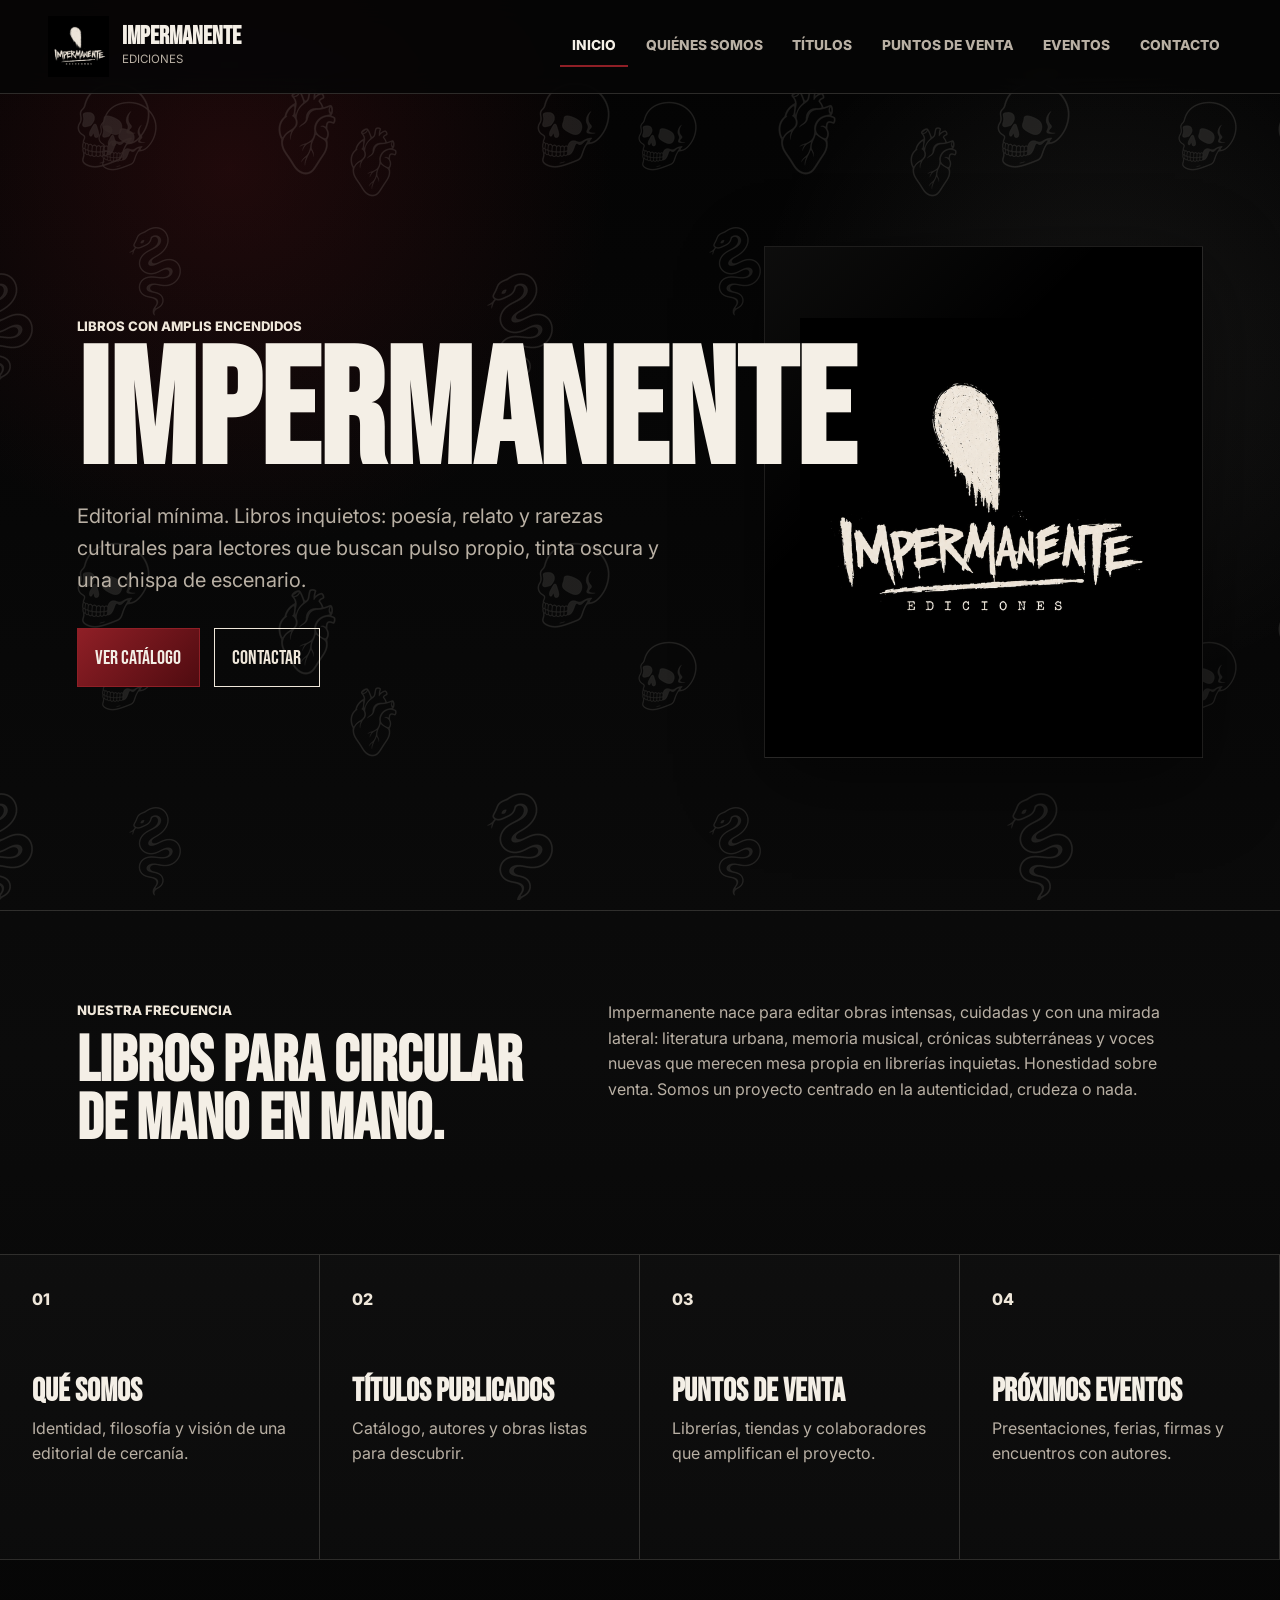
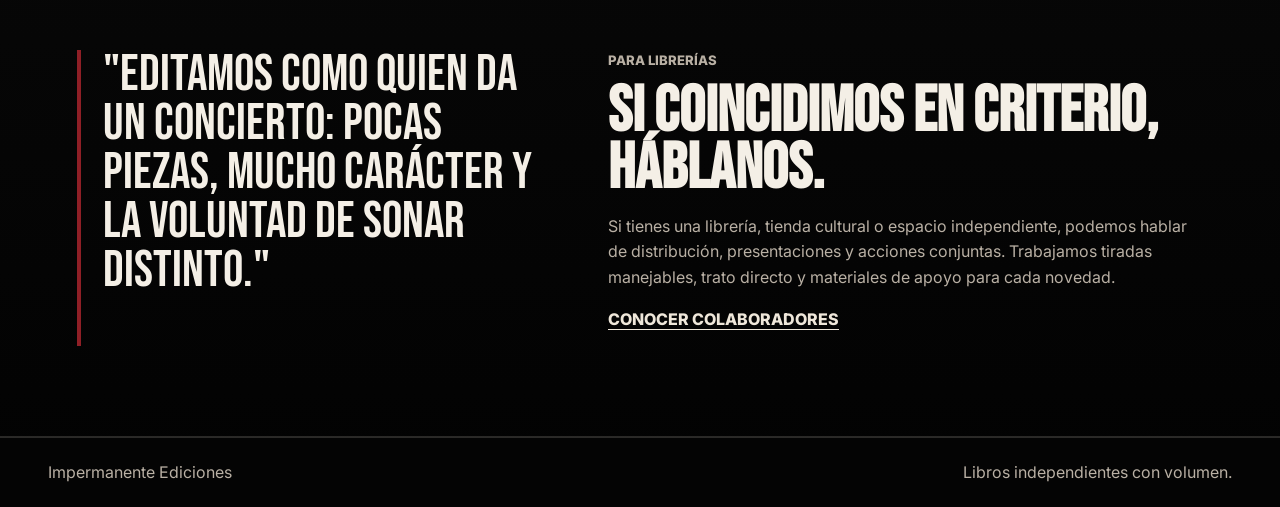
<file: index.html>
<!DOCTYPE html>
<html lang="es">
<head>
  <meta charset="UTF-8">
  <meta name="viewport" content="width=device-width, initial-scale=1.0">
  <title>Impermanente Ediciones</title>
  <link rel="preconnect" href="https://fonts.googleapis.com">
  <link rel="preconnect" href="https://fonts.gstatic.com" crossorigin>
  <link href="https://fonts.googleapis.com/css2?family=Bebas+Neue&family=Inter:wght@400;600;700;800&display=swap" rel="stylesheet">
  <link rel="stylesheet" href="assets/styles.css?v=image-bg-more">
</head>
<body>
  <header class="site-header">
    <a class="brand" href="index.html" aria-label="Impermanente Ediciones">
      <img class="brand-logo" src="assets/impermanente-logo.png" alt="">
      <span>
        <strong>Impermanente</strong>
        <small>Ediciones</small>
      </span>
    </a>
    <button class="nav-toggle" type="button" aria-expanded="false" aria-controls="site-nav">Menu</button>
    <nav class="site-nav" id="site-nav" aria-label="Navegacion principal">
      <a class="active" href="index.html">Inicio</a>
      <a href="quienes-somos.html">Quiénes somos</a>
      <a href="titulos-autores.html">Títulos</a>
      <a href="puntos-venta.html">Puntos de venta</a>
      <a href="eventos.html">Eventos</a>
      <a href="contacto.html">Contacto</a>
    </nav>
  </header>

  <main>
    <section class="hero">
      <div class="hero-copy">
        <p class="eyebrow">Libros con amplis encendidos</p>
        <h1>Impermanente</h1>
        <p class="lead">Editorial mínima. Libros inquietos: poesía, relato y rarezas culturales para lectores que buscan pulso propio, tinta oscura y una chispa de escenario.</p>
        <div class="hero-actions">
          <a class="button primary" href="titulos-autores.html">Ver catálogo</a>
          <a class="button ghost" href="contacto.html">Contactar</a>
        </div>
      </div>
      <div class="hero-art logo-stage">
        <img src="assets/impermanente-logo.png" alt="Logo de Impermanente Ediciones">
      </div>
    </section>

    <section class="intro-band">
      <div>
        <p class="section-kicker">Nuestra frecuencia</p>
        <h2>Libros para circular de mano en mano.</h2>
      </div>
      <p>Impermanente nace para editar obras intensas, cuidadas y con una mirada lateral: literatura urbana, memoria musical, crónicas subterráneas y voces nuevas que merecen mesa propia en librerías inquietas. Honestidad sobre venta. Somos un proyecto centrado en la autenticidad, crudeza o nada.</p>
    </section>

    <section class="feature-grid" aria-label="Secciones principales">
      <a class="feature-card" href="quienes-somos.html">
        <span>01</span>
        <h3>Qué somos</h3>
        <p>Identidad, filosofía y visión de una editorial de cercanía.</p>
      </a>
      <a class="feature-card" href="titulos-autores.html">
        <span>02</span>
        <h3>Títulos publicados</h3>
        <p>Catálogo, autores y obras listas para descubrir.</p>
      </a>
      <a class="feature-card" href="puntos-venta.html">
        <span>03</span>
        <h3>Puntos de venta</h3>
        <p>Librerías, tiendas y colaboradores que amplifican el proyecto.</p>
      </a>
      <a class="feature-card" href="eventos.html">
        <span>04</span>
        <h3>Próximos eventos</h3>
        <p>Presentaciones, ferias, firmas y encuentros con autores.</p>
      </a>
    </section>

    <section class="split-section">
      <div class="quote-panel">
        <p>"Editamos como quien DA UN CONCIERTO: pocas piezas, mucho carácter y la voluntad de sonar distinto."</p>
      </div>
      <div>
        <p class="section-kicker">Para librerías</p>
        <h2>Si coincidimos en criterio, háblanos.</h2>
        <p>Si tienes una librería, tienda cultural o espacio independiente, podemos hablar de distribución, presentaciones y acciones conjuntas. Trabajamos tiradas manejables, trato directo y materiales de apoyo para cada novedad.</p>
        <a class="text-link" href="puntos-venta.html">Conocer colaboradores</a>
      </div>
    </section>
  </main>

  <footer class="site-footer">
    <p>Impermanente Ediciones</p>
    <p>Libros independientes con volumen.</p>
  </footer>

  <script src="assets/main.js"></script>
</body>
</html>
</file>
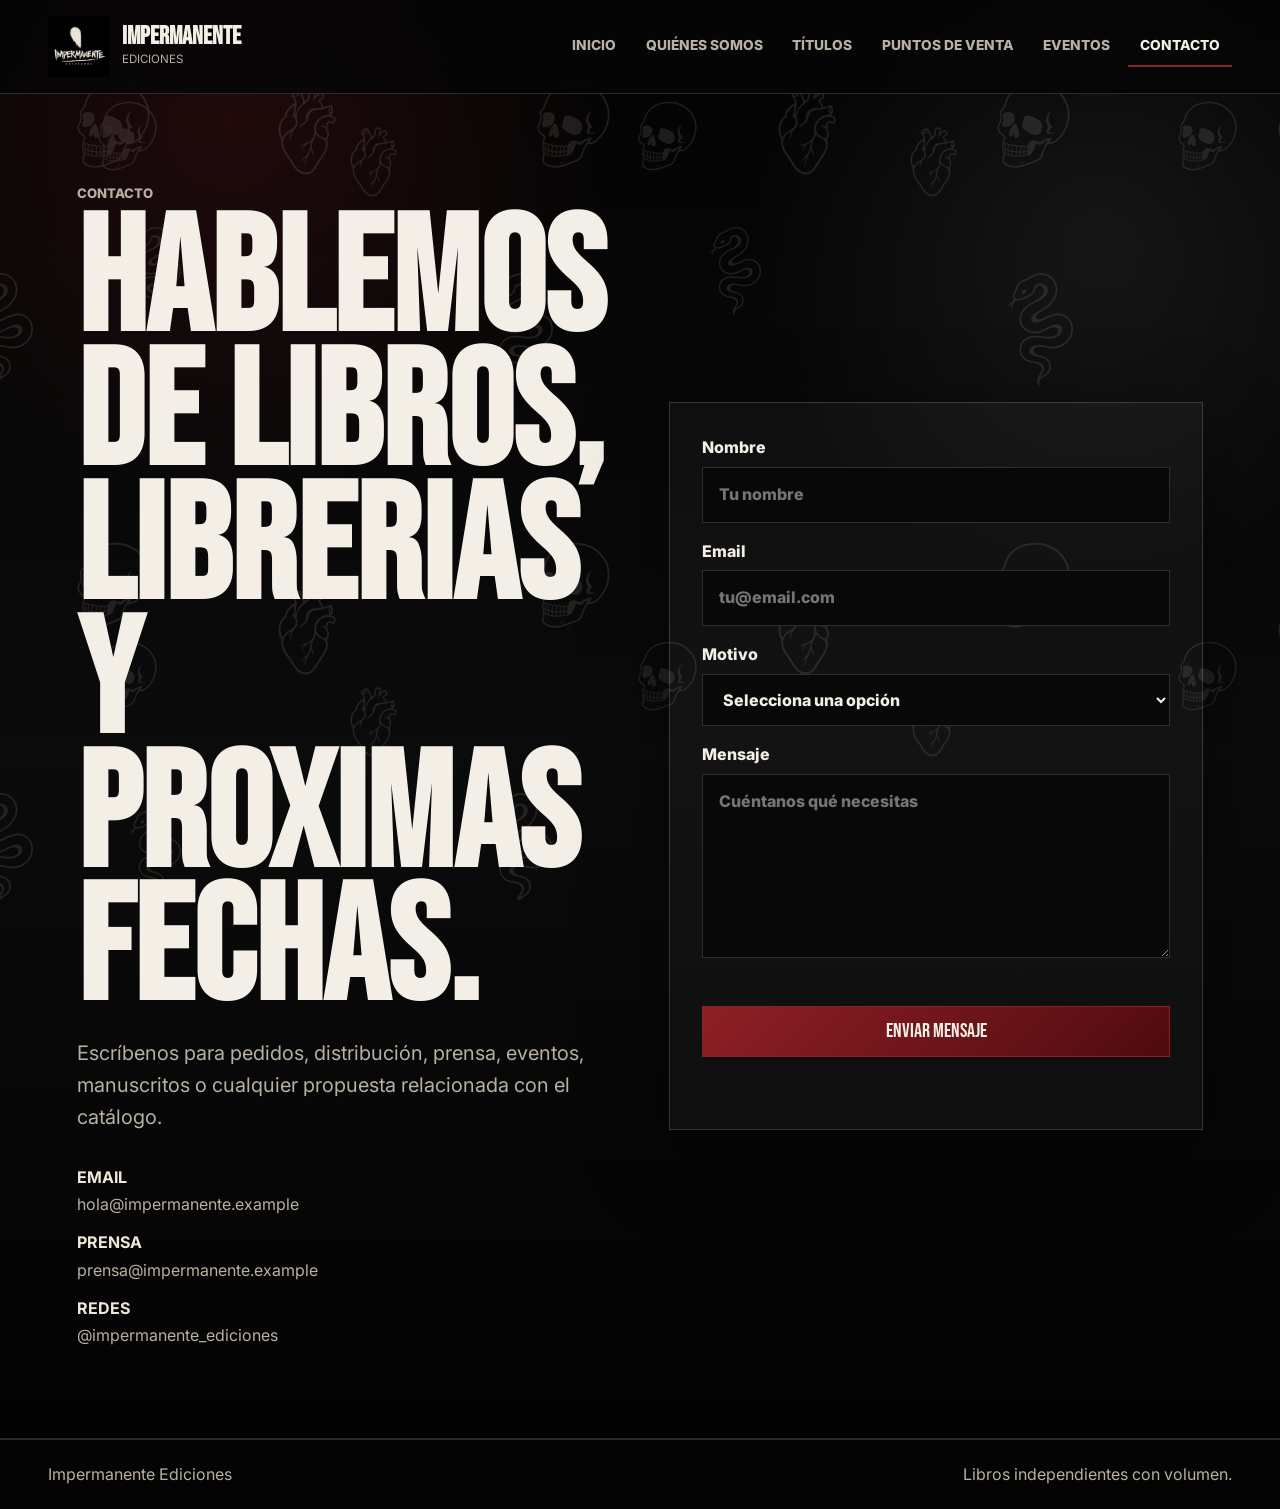
<file: contacto.html>
<!DOCTYPE html>
<html lang="es">
<head>
  <meta charset="UTF-8">
  <meta name="viewport" content="width=device-width, initial-scale=1.0">
  <title>Contacto | Impermanente</title>
  <link rel="preconnect" href="https://fonts.googleapis.com">
  <link rel="preconnect" href="https://fonts.gstatic.com" crossorigin>
  <link href="https://fonts.googleapis.com/css2?family=Bebas+Neue&family=Inter:wght@400;600;700;800&display=swap" rel="stylesheet">
  <link rel="stylesheet" href="assets/styles.css?v=image-bg-more">
</head>
<body>
  <header class="site-header">
    <a class="brand" href="index.html"><img class="brand-logo" src="assets/impermanente-logo.png" alt=""><span><strong>Impermanente</strong><small>Ediciones</small></span></a>
    <button class="nav-toggle" type="button" aria-expanded="false" aria-controls="site-nav">Menu</button>
    <nav class="site-nav" id="site-nav" aria-label="Navegacion principal">
      <a href="index.html">Inicio</a>
      <a href="quienes-somos.html">Quiénes somos</a>
      <a href="titulos-autores.html">Títulos</a>
      <a href="puntos-venta.html">Puntos de venta</a>
      <a href="eventos.html">Eventos</a>
      <a class="active" href="contacto.html">Contacto</a>
    </nav>
  </header>

  <main class="page">
    <section class="contact-layout">
      <div class="contact-copy">
        <p class="eyebrow">Contacto</p>
        <h1>Hablemos de libros, librerias y proximas fechas.</h1>
        <p class="lead">Escríbenos para pedidos, distribución, prensa, eventos, manuscritos o cualquier propuesta relacionada con el catálogo.</p>
        <div class="contact-methods">
          <p><strong>Email</strong><a href="mailto:hola@impermanente.example">hola@impermanente.example</a></p>
          <p><strong>Prensa</strong><a href="mailto:prensa@impermanente.example">prensa@impermanente.example</a></p>
          <p><strong>Redes</strong><span>@impermanente_ediciones</span></p>
        </div>
      </div>

      <form class="contact-form" action="#" method="post">
        <label>
          Nombre
          <input type="text" name="nombre" placeholder="Tu nombre" required>
        </label>
        <label>
          Email
          <input type="email" name="email" placeholder="tu@email.com" required>
        </label>
        <label>
          Motivo
          <select name="motivo" required>
          <option value="">Selecciona una opción</option>
            <option>Librería / distribución</option>
            <option>Prensa</option>
            <option>Evento</option>
            <option>Lectores</option>
            <option>Manuscritos</option>
          </select>
        </label>
        <label>
          Mensaje
          <textarea name="mensaje" rows="6" placeholder="Cuéntanos qué necesitas" required></textarea>
        </label>
        <button class="button primary" type="submit">Enviar mensaje</button>
        <p class="form-note" role="status" aria-live="polite"></p>
      </form>
    </section>
  </main>

  <footer class="site-footer"><p>Impermanente Ediciones</p><p>Libros independientes con volumen.</p></footer>
  <script src="assets/main.js"></script>
</body>
</html>
</file>
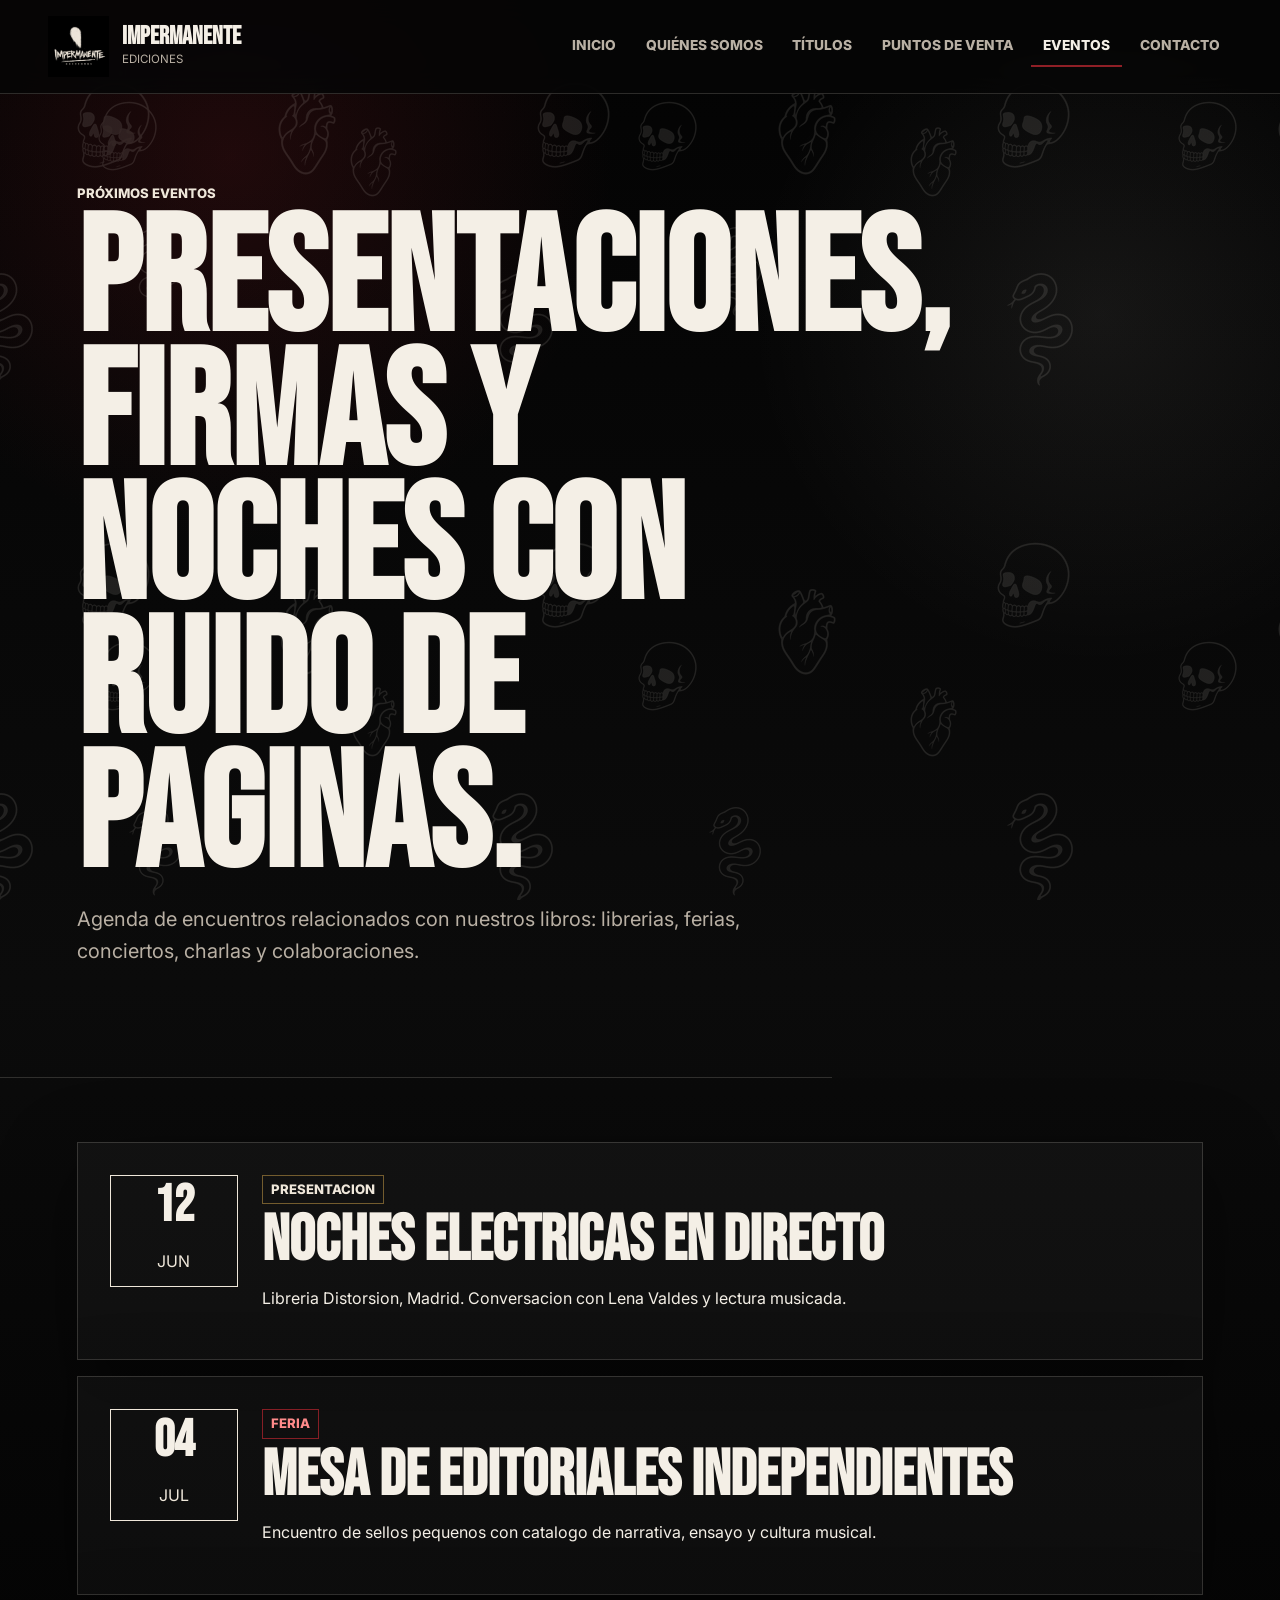
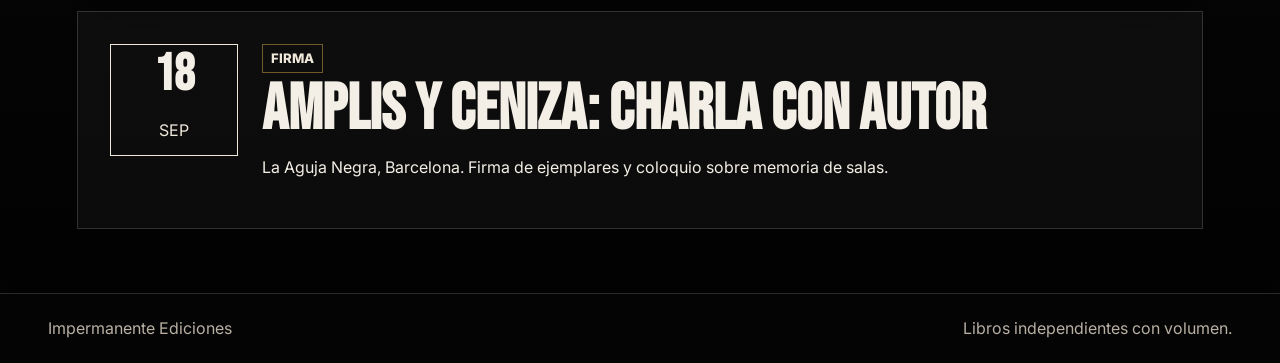
<file: eventos.html>
<!DOCTYPE html>
<html lang="es">
<head>
  <meta charset="UTF-8">
  <meta name="viewport" content="width=device-width, initial-scale=1.0">
  <title>Eventos | Impermanente</title>
  <link rel="preconnect" href="https://fonts.googleapis.com">
  <link rel="preconnect" href="https://fonts.gstatic.com" crossorigin>
  <link href="https://fonts.googleapis.com/css2?family=Bebas+Neue&family=Inter:wght@400;600;700;800&display=swap" rel="stylesheet">
  <link rel="stylesheet" href="assets/styles.css?v=image-bg-more">
</head>
<body>
  <header class="site-header">
    <a class="brand" href="index.html"><img class="brand-logo" src="assets/impermanente-logo.png" alt=""><span><strong>Impermanente</strong><small>Ediciones</small></span></a>
    <button class="nav-toggle" type="button" aria-expanded="false" aria-controls="site-nav">Menu</button>
    <nav class="site-nav" id="site-nav" aria-label="Navegacion principal">
      <a href="index.html">Inicio</a>
      <a href="quienes-somos.html">Quiénes somos</a>
      <a href="titulos-autores.html">Títulos</a>
      <a href="puntos-venta.html">Puntos de venta</a>
      <a class="active" href="eventos.html">Eventos</a>
      <a href="contacto.html">Contacto</a>
    </nav>
  </header>

  <main class="page">
    <section class="page-hero narrow">
      <p class="eyebrow">Próximos eventos</p>
      <h1>Presentaciones, firmas y noches con ruido de paginas.</h1>
      <p class="lead">Agenda de encuentros relacionados con nuestros libros: librerias, ferias, conciertos, charlas y colaboraciones.</p>
    </section>

    <section class="timeline" aria-label="Agenda de eventos">
      <article>
        <time datetime="2026-06-12"><strong>12</strong> Jun</time>
        <div>
          <p class="tag">Presentacion</p>
          <h2>Noches electricas en directo</h2>
          <p>Libreria Distorsion, Madrid. Conversacion con Lena Valdes y lectura musicada.</p>
        </div>
      </article>
      <article>
        <time datetime="2026-07-04"><strong>04</strong> Jul</time>
        <div>
          <p class="tag red">Feria</p>
          <h2>Mesa de editoriales independientes</h2>
          <p>Encuentro de sellos pequenos con catalogo de narrativa, ensayo y cultura musical.</p>
        </div>
      </article>
      <article>
        <time datetime="2026-09-18"><strong>18</strong> Sep</time>
        <div>
          <p class="tag">Firma</p>
          <h2>Amplis y ceniza: charla con autor</h2>
          <p>La Aguja Negra, Barcelona. Firma de ejemplares y coloquio sobre memoria de salas.</p>
        </div>
      </article>
    </section>
  </main>

  <footer class="site-footer"><p>Impermanente Ediciones</p><p>Libros independientes con volumen.</p></footer>
  <script src="assets/main.js"></script>
</body>
</html>
</file>
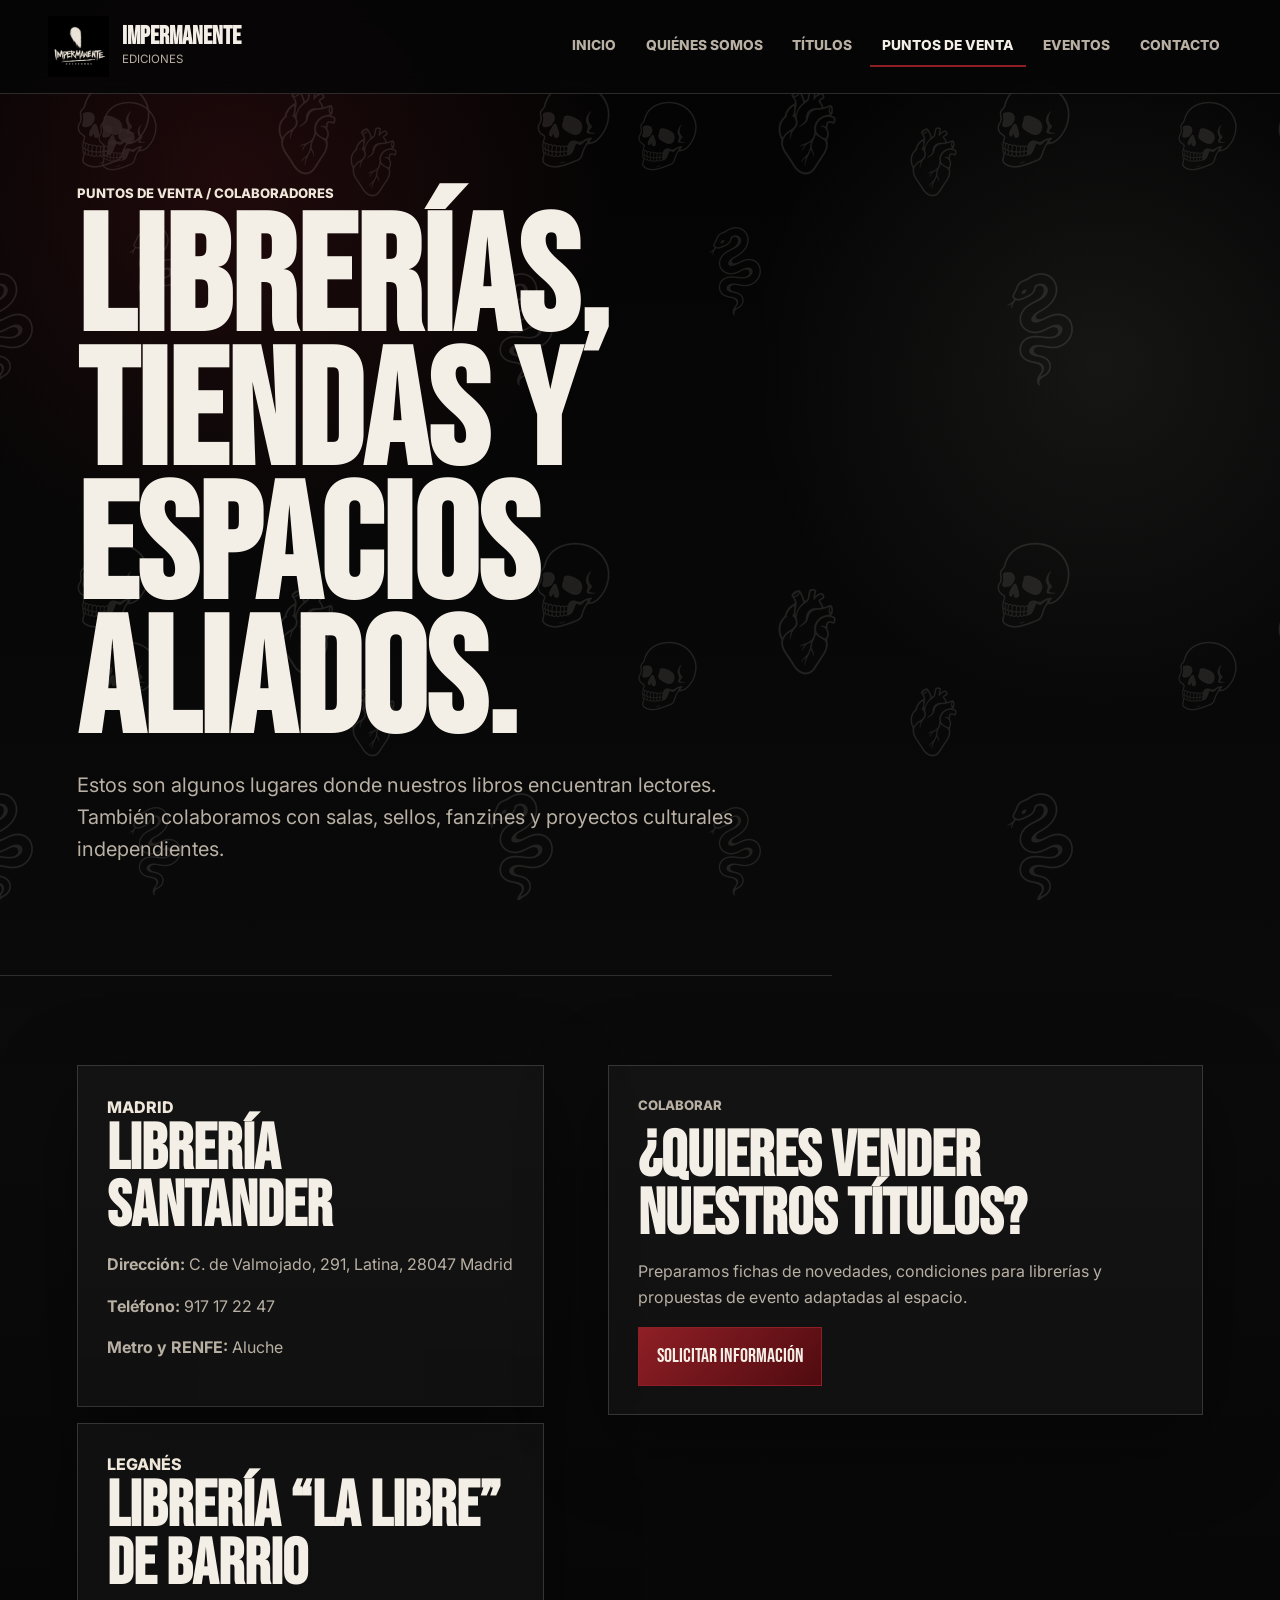
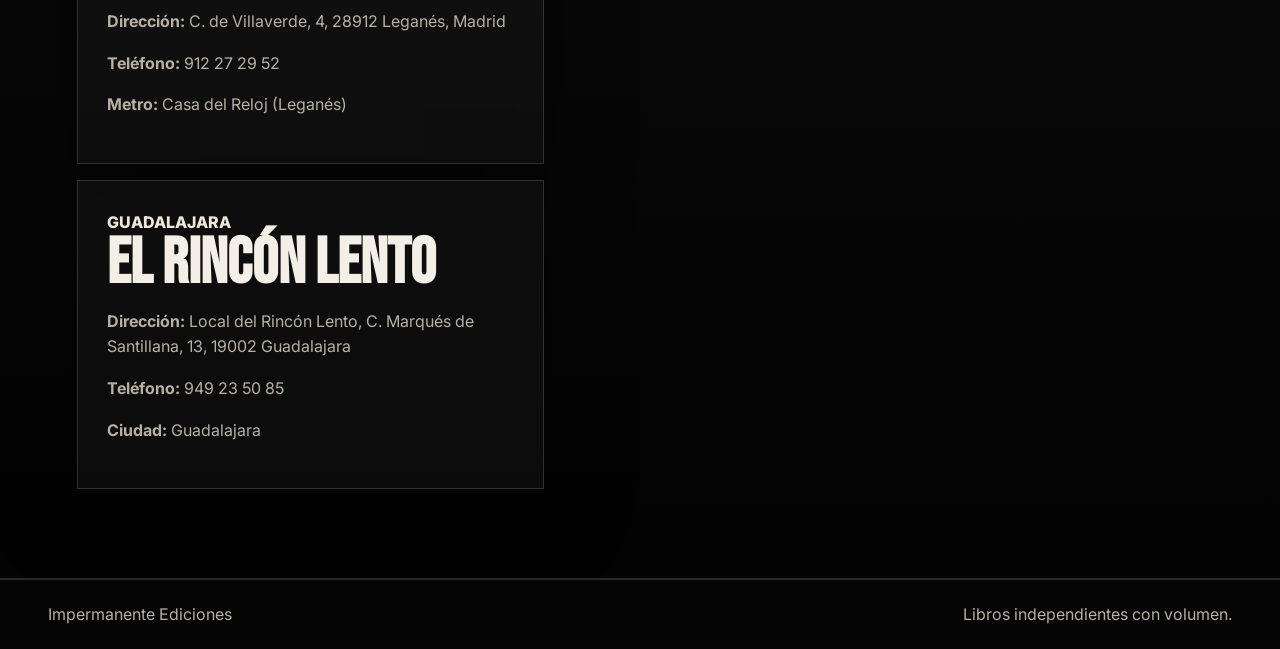
<file: puntos-venta.html>
<!DOCTYPE html>
<html lang="es">
<head>
  <meta charset="UTF-8">
  <meta name="viewport" content="width=device-width, initial-scale=1.0">
  <title>Puntos de venta | Impermanente</title>
  <link rel="preconnect" href="https://fonts.googleapis.com">
  <link rel="preconnect" href="https://fonts.gstatic.com" crossorigin>
  <link href="https://fonts.googleapis.com/css2?family=Bebas+Neue&family=Inter:wght@400;600;700;800&display=swap" rel="stylesheet">
  <link rel="stylesheet" href="assets/styles.css?v=image-bg-more">
</head>
<body>
  <header class="site-header">
    <a class="brand" href="index.html"><img class="brand-logo" src="assets/impermanente-logo.png" alt=""><span><strong>Impermanente</strong><small>Ediciones</small></span></a>
    <button class="nav-toggle" type="button" aria-expanded="false" aria-controls="site-nav">Menu</button>
    <nav class="site-nav" id="site-nav" aria-label="Navegación principal">
      <a href="index.html">Inicio</a>
      <a href="quienes-somos.html">Quiénes somos</a>
      <a href="titulos-autores.html">Títulos</a>
      <a class="active" href="puntos-venta.html">Puntos de venta</a>
      <a href="eventos.html">Eventos</a>
      <a href="contacto.html">Contacto</a>
    </nav>
  </header>

  <main class="page">
    <section class="page-hero narrow">
      <p class="eyebrow">Puntos de venta / Colaboradores</p>
      <h1>Librerías, tiendas y espacios aliados.</h1>
      <p class="lead">Estos son algunos lugares donde nuestros libros encuentran lectores. También colaboramos con salas, sellos, fanzines y proyectos culturales independientes.</p>
    </section>

    <section class="stores-layout">
      <div class="store-list">
        <article>
          <span>Madrid</span>
          <h2>Librería Santander</h2>
          <p><strong>Dirección:</strong> C. de Valmojado, 291, Latina, 28047 Madrid</p>
          <p><strong>Teléfono:</strong> <a href="tel:+34917172247">917 17 22 47</a></p>
          <p><strong>Metro y RENFE:</strong> Aluche</p>
        </article>
        <article>
          <span>Leganés</span>
          <h2>Librería “La libre” de Barrio</h2>
          <p><strong>Dirección:</strong> C. de Villaverde, 4, 28912 Leganés, Madrid</p>
          <p><strong>Teléfono:</strong> <a href="tel:+34912272952">912 27 29 52</a></p>
          <p><strong>Metro:</strong> Casa del Reloj (Leganés)</p>
        </article>
        <article>
          <span>Guadalajara</span>
          <h2>El Rincón Lento</h2>
          <p><strong>Dirección:</strong> Local del Rincón Lento, C. Marqués de Santillana, 13, 19002 Guadalajara</p>
          <p><strong>Teléfono:</strong> <a href="tel:+34949235085">949 23 50 85</a></p>
          <p><strong>Ciudad:</strong> Guadalajara</p>
        </article>
      </div>
      <aside class="collab-panel">
        <p class="section-kicker">Colaborar</p>
        <h2>¿Quieres vender nuestros títulos?</h2>
        <p>Preparamos fichas de novedades, condiciones para librerías y propuestas de evento adaptadas al espacio.</p>
        <a class="button primary" href="contacto.html">Solicitar información</a>
      </aside>
    </section>
  </main>

  <footer class="site-footer"><p>Impermanente Ediciones</p><p>Libros independientes con volumen.</p></footer>
  <script src="assets/main.js"></script>
</body>
</html>
</file>
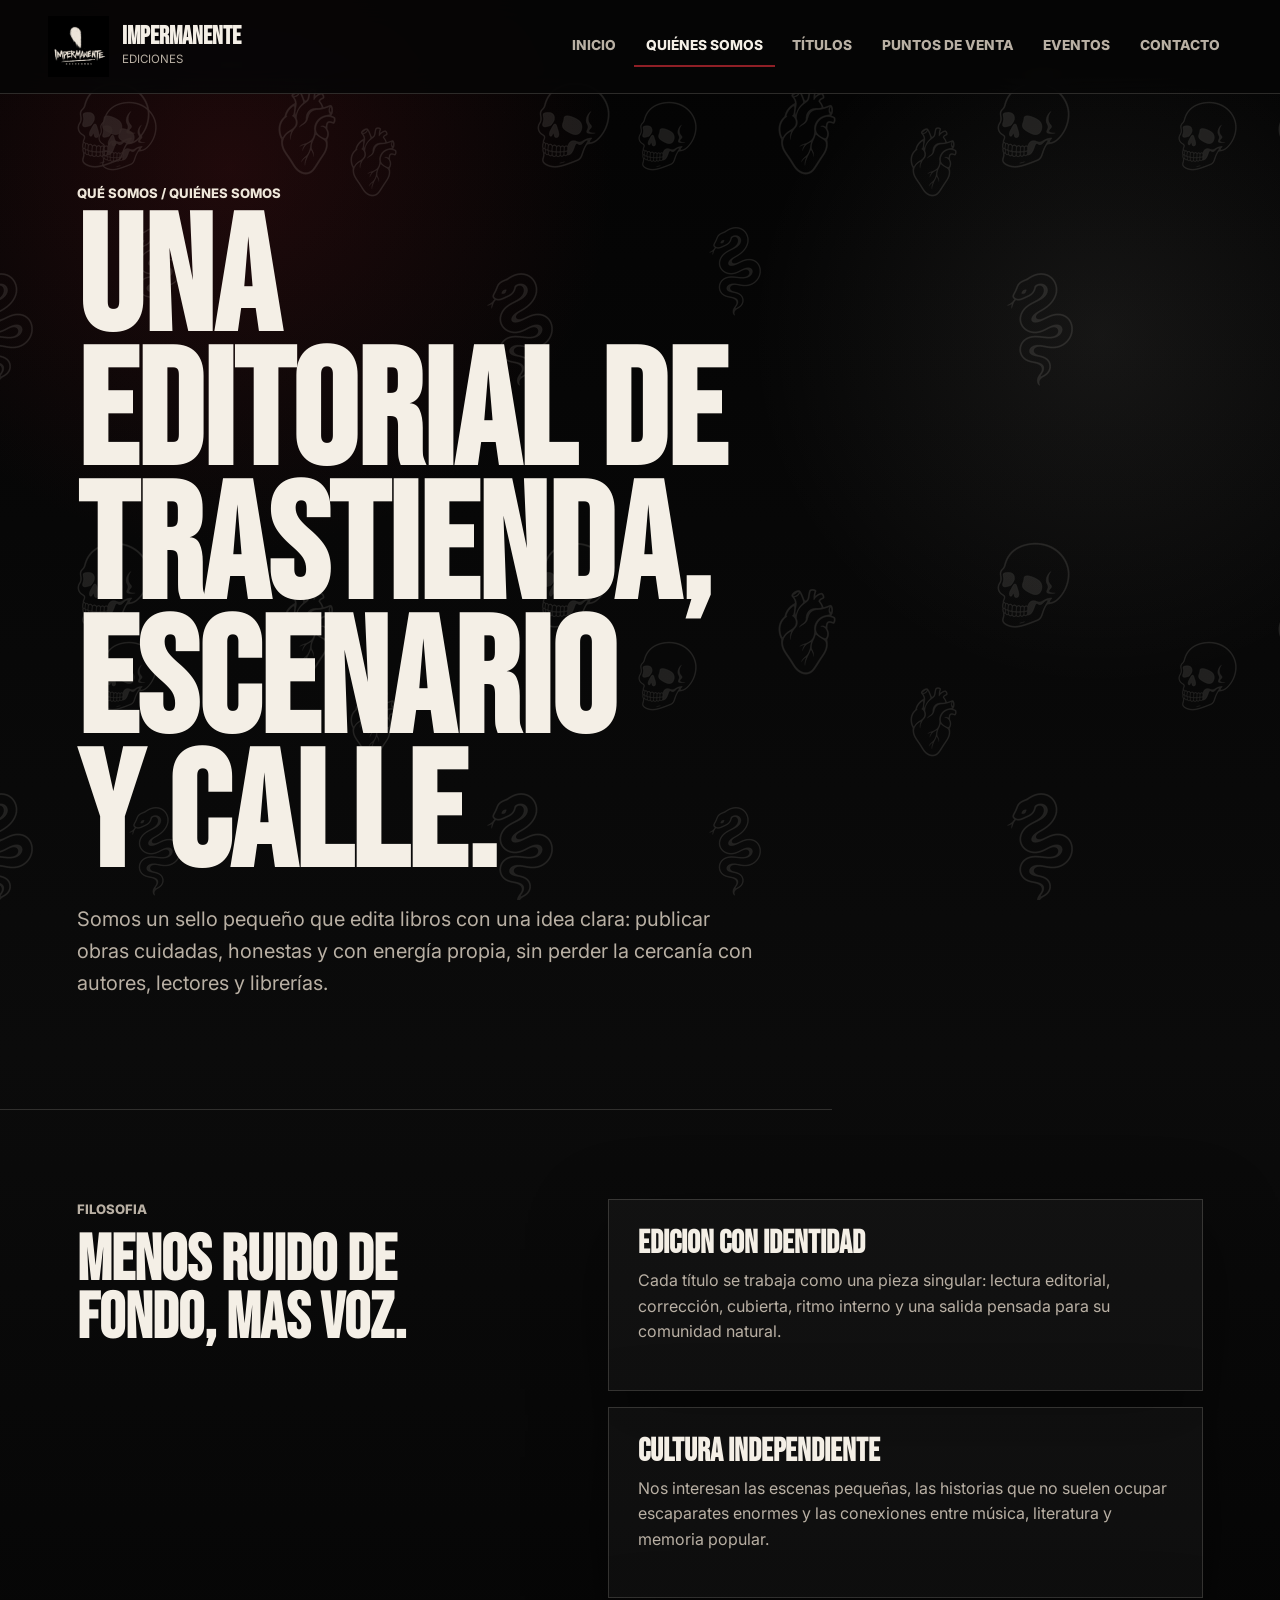
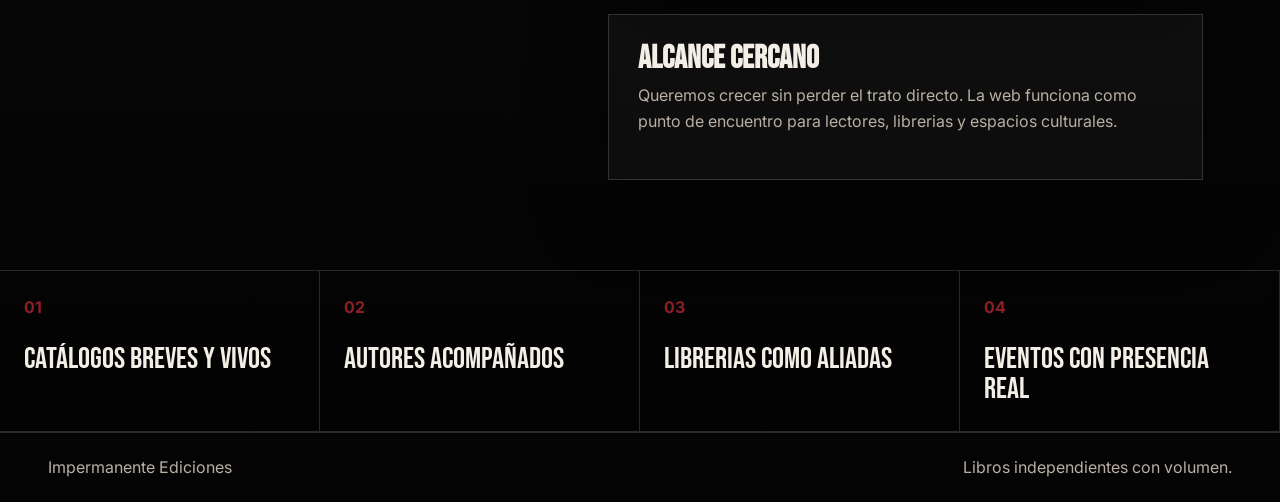
<file: quienes-somos.html>
<!DOCTYPE html>
<html lang="es">
<head>
  <meta charset="UTF-8">
  <meta name="viewport" content="width=device-width, initial-scale=1.0">
  <title>Quiénes somos | Impermanente</title>
  <link rel="preconnect" href="https://fonts.googleapis.com">
  <link rel="preconnect" href="https://fonts.gstatic.com" crossorigin>
  <link href="https://fonts.googleapis.com/css2?family=Bebas+Neue&family=Inter:wght@400;600;700;800&display=swap" rel="stylesheet">
  <link rel="stylesheet" href="assets/styles.css?v=image-bg-more">
</head>
<body>
  <header class="site-header">
    <a class="brand" href="index.html"><img class="brand-logo" src="assets/impermanente-logo.png" alt=""><span><strong>Impermanente</strong><small>Ediciones</small></span></a>
    <button class="nav-toggle" type="button" aria-expanded="false" aria-controls="site-nav">Menu</button>
    <nav class="site-nav" id="site-nav" aria-label="Navegacion principal">
      <a href="index.html">Inicio</a>
      <a class="active" href="quienes-somos.html">Quiénes somos</a>
      <a href="titulos-autores.html">Títulos</a>
      <a href="puntos-venta.html">Puntos de venta</a>
      <a href="eventos.html">Eventos</a>
      <a href="contacto.html">Contacto</a>
    </nav>
  </header>

  <main class="page">
    <section class="page-hero narrow">
      <p class="eyebrow">Qué somos / Quiénes somos</p>
      <h1>Una editorial de trastienda, escenario y calle.</h1>
      <p class="lead">Somos un sello pequeño que edita libros con una idea clara: publicar obras cuidadas, honestas y con energía propia, sin perder la cercanía con autores, lectores y librerías.</p>
    </section>

    <section class="manifesto">
      <div>
        <p class="section-kicker">Filosofia</p>
        <h2>Menos ruido de fondo, mas voz.</h2>
      </div>
      <div class="manifesto-list">
        <article>
          <h3>Edicion con identidad</h3>
          <p>Cada título se trabaja como una pieza singular: lectura editorial, corrección, cubierta, ritmo interno y una salida pensada para su comunidad natural.</p>
        </article>
        <article>
          <h3>Cultura independiente</h3>
          <p>Nos interesan las escenas pequeñas, las historias que no suelen ocupar escaparates enormes y las conexiones entre música, literatura y memoria popular.</p>
        </article>
        <article>
          <h3>Alcance cercano</h3>
          <p>Queremos crecer sin perder el trato directo. La web funciona como punto de encuentro para lectores, librerias y espacios culturales.</p>
        </article>
      </div>
    </section>

    <section class="values-row">
      <div><strong>01</strong><span>Catálogos breves y vivos</span></div>
      <div><strong>02</strong><span>Autores acompañados</span></div>
      <div><strong>03</strong><span>Librerias como aliadas</span></div>
      <div><strong>04</strong><span>Eventos con presencia real</span></div>
    </section>
  </main>

  <footer class="site-footer"><p>Impermanente Ediciones</p><p>Libros independientes con volumen.</p></footer>
  <script src="assets/main.js"></script>
</body>
</html>
</file>
<file: assets/styles.css>
:root {
  --black: #060606;
  --charcoal: #101010;
  --ink: #14110f;
  --white: #f4efe6;
  --muted: #b9b0a4;
  --gold: #efe7da;
  --red: #8f1f26;
  --red-dark: #4f0b10;
  --line: rgba(244, 239, 230, 0.16);
  --shadow: 0 24px 80px rgba(0, 0, 0, 0.45);
}

* {
  box-sizing: border-box;
}

html {
  scroll-behavior: smooth;
}

body {
  margin: 0;
  overflow-x: hidden;
  background:
    radial-gradient(circle at 18% 8%, rgba(143, 31, 38, 0.2), transparent 24rem),
    radial-gradient(circle at 86% 16%, rgba(244, 239, 230, 0.07), transparent 22rem),
    linear-gradient(180deg, #030303 0%, #0b0b0b 50%, #020202 100%);
  background-size: auto, auto, auto;
  background-attachment: scroll, scroll, scroll;
  color: var(--white);
  font-family: Inter, Arial, sans-serif;
  line-height: 1.6;
}

body::before {
  content: "";
  position: fixed;
  inset: 0;
  pointer-events: none;
  z-index: 0;
  opacity: 0.18;
  background-image:
    linear-gradient(rgba(255, 255, 255, 0.045) 1px, transparent 1px),
    linear-gradient(90deg, rgba(255, 255, 255, 0.035) 1px, transparent 1px);
  background-size: 56px 56px;
  mask-image: linear-gradient(to bottom, black, transparent 80%);
}

body::after {
  content: "";
  position: fixed;
  inset: 0;
  z-index: 0;
  pointer-events: none;
  opacity: 0.12;
  background-image:
    url("bg-skull-tile.png"),
    url("bg-snake-tile.png"),
    url("bg-heart-tile.png"),
    url("bg-skull-tile-small.png"),
    url("bg-snake-tile-small.png"),
    url("bg-heart-tile-small.png");
  background-repeat: repeat;
  background-size:
    28.75rem 28.75rem,
    32.5rem 32.5rem,
    31.25rem 31.25rem,
    33.75rem 33.75rem,
    36.25rem 36.25rem,
    35rem 35rem;
  background-position:
    0 0,
    10rem 4rem,
    4rem 15rem,
    18rem 20rem,
    2rem 27rem,
    31rem 2rem;
  filter: contrast(1.08);
}

main,
.site-footer {
  position: relative;
  z-index: 1;
}

a {
  color: inherit;
  text-decoration: none;
}

img {
  max-width: 100%;
  display: block;
}

.site-header {
  position: sticky;
  top: 0;
  z-index: 10;
  display: flex;
  align-items: center;
  justify-content: space-between;
  gap: 1.5rem;
  padding: 1rem clamp(1rem, 4vw, 3rem);
  border-bottom: 1px solid var(--line);
  background: rgba(6, 6, 6, 0.88);
  backdrop-filter: blur(14px);
}

.brand {
  display: inline-flex;
  align-items: center;
  gap: 0.8rem;
  min-width: max-content;
}

.brand-logo {
  width: 3.8rem;
  height: 3.8rem;
  object-fit: contain;
  background: #000;
}

.brand-mark {
  display: none;
}

.legacy-brand-mark {
  display: grid;
  place-items: center;
  width: 3rem;
  height: 3rem;
  border: 2px solid var(--gold);
  border-radius: 50%;
  color: var(--gold);
  font-family: "Bebas Neue", Impact, sans-serif;
  font-size: 1.25rem;
  box-shadow: inset 0 0 0 4px #070707;
}

.brand strong,
h1,
h2,
h3,
.button,
.nav-toggle {
  font-family: "Bebas Neue", Impact, sans-serif;
  letter-spacing: 0;
}

.brand strong {
  display: block;
  font-size: 1.55rem;
  line-height: 1;
}

.brand small {
  display: block;
  color: var(--muted);
  font-size: 0.72rem;
  text-transform: uppercase;
}

.site-nav {
  display: flex;
  align-items: center;
  justify-content: flex-end;
  gap: 0.35rem;
  flex-wrap: wrap;
}

.site-nav a {
  padding: 0.55rem 0.75rem;
  color: var(--muted);
  font-size: 0.86rem;
  font-weight: 800;
  text-transform: uppercase;
  border-bottom: 2px solid transparent;
}

.site-nav a:hover,
.site-nav a.active {
  color: var(--white);
  border-color: var(--red);
}

.nav-toggle {
  display: none;
  border: 1px solid var(--line);
  background: transparent;
  color: var(--white);
  padding: 0.55rem 0.8rem;
  font-size: 1.1rem;
}

.hero {
  min-height: calc(100vh - 5.2rem);
  display: grid;
  grid-template-columns: minmax(0, 1fr) minmax(19rem, 0.72fr);
  align-items: center;
  gap: clamp(2.5rem, 6vw, 6rem);
  padding: clamp(3rem, 7vw, 6rem) clamp(1rem, 6vw, 5rem);
  border-bottom: 1px solid var(--line);
}

.hero-copy,
.page-hero,
.contact-copy {
  max-width: 52rem;
}

.hero-copy {
  position: relative;
  z-index: 2;
}

.eyebrow,
.section-kicker,
.tag {
  margin: 0 0 0.75rem;
  color: var(--gold);
  font-size: 0.82rem;
  font-weight: 800;
  text-transform: uppercase;
}

h1,
h2,
h3,
p {
  margin-top: 0;
}

h1 {
  max-width: 13ch;
  margin-bottom: 1.1rem;
  font-size: clamp(4.8rem, 14vw, 10.2rem);
  line-height: 0.82;
  text-transform: uppercase;
  text-wrap: balance;
}

h2 {
  margin-bottom: 1rem;
  font-size: clamp(2.4rem, 5vw, 4.7rem);
  line-height: 0.9;
  text-transform: uppercase;
}

h3 {
  margin-bottom: 0.55rem;
  font-size: 2rem;
  line-height: 0.95;
  text-transform: uppercase;
}

.lead {
  max-width: 44rem;
  color: var(--muted);
  font-size: clamp(1.05rem, 2vw, 1.25rem);
}

.hero-actions,
.contact-form .button {
  margin-top: 2rem;
}

.button {
  display: inline-flex;
  align-items: center;
  justify-content: center;
  min-height: 3rem;
  padding: 0.78rem 1.1rem;
  border: 1px solid var(--line);
  color: var(--white);
  font-size: 1.25rem;
  text-transform: uppercase;
}

.button.primary {
  border-color: var(--red);
  background: linear-gradient(135deg, var(--red), var(--red-dark));
}

.button.ghost {
  margin-left: 0.6rem;
  border-color: var(--gold);
  color: var(--gold);
}

.hero-art {
  position: relative;
}

.hero-art img {
  width: min(34rem, 100%);
  margin-inline: auto;
  filter: drop-shadow(0 2rem 3rem rgba(0, 0, 0, 0.55));
}

.logo-stage {
  display: grid;
  place-items: center;
  justify-self: end;
  width: min(100%, 30rem);
  min-height: clamp(19rem, 42vw, 32rem);
  border: 1px solid rgba(244, 239, 230, 0.12);
  background:
    linear-gradient(135deg, rgba(244, 239, 230, 0.055), transparent 36%),
    #000;
  box-shadow: var(--shadow);
}

.logo-stage img {
  width: min(24rem, 84%);
  filter: none;
}

.intro-band,
.split-section,
.manifesto,
.stores-layout,
.contact-layout,
.catalog-hero {
  display: grid;
  grid-template-columns: 0.88fr 1.12fr;
  gap: clamp(2rem, 5vw, 5rem);
  align-items: start;
  padding: clamp(3rem, 7vw, 6rem) clamp(1rem, 6vw, 5rem);
  border-bottom: 1px solid var(--line);
}

.intro-band > p,
.split-section p,
.manifesto p,
.stores-layout p,
.contact-layout p {
  color: var(--muted);
}

.feature-grid {
  display: grid;
  grid-template-columns: repeat(4, 1fr);
  border-bottom: 1px solid var(--line);
}

.feature-card {
  min-height: 19rem;
  padding: clamp(1.25rem, 3vw, 2rem);
  border-right: 1px solid var(--line);
  background: rgba(255, 255, 255, 0.025);
  transition: background 180ms ease, transform 180ms ease;
}

.feature-card:hover {
  background: rgba(184, 37, 47, 0.18);
  transform: translateY(-0.25rem);
}

.feature-card span {
  display: block;
  margin-bottom: 4rem;
  color: var(--gold);
  font-weight: 800;
}

.feature-card p {
  color: var(--muted);
}

.quote-panel {
  border-left: 4px solid var(--red);
  padding-left: 1.4rem;
}

.quote-panel p {
  color: var(--white);
  font-family: "Bebas Neue", Impact, sans-serif;
  font-size: clamp(2.2rem, 4vw, 4.4rem);
  line-height: 0.96;
}

.text-link {
  color: var(--gold);
  font-weight: 800;
  text-transform: uppercase;
  border-bottom: 1px solid currentColor;
}

.site-footer {
  display: flex;
  justify-content: space-between;
  gap: 1rem;
  padding: 1.35rem clamp(1rem, 4vw, 3rem);
  color: var(--muted);
  border-top: 1px solid var(--line);
  background: #040404;
}

.site-footer p {
  margin: 0;
}

.page {
  min-height: 76vh;
}

.page-hero {
  padding: clamp(3.2rem, 7vw, 6rem) clamp(1rem, 6vw, 5rem);
  border-bottom: 1px solid var(--line);
}

.page-hero.narrow h1 {
  max-width: 12ch;
}

.catalog-hero {
  align-items: center;
}

.catalog-hero img {
  max-height: 22rem;
  margin-inline: auto;
}

.manifesto-list {
  display: grid;
  gap: 1rem;
}

.manifesto-list article,
.store-list article,
.timeline article,
.contact-form,
.collab-panel {
  border: 1px solid var(--line);
  background: rgba(255, 255, 255, 0.035);
  box-shadow: var(--shadow);
}

.manifesto-list article,
.store-list article,
.collab-panel {
  padding: clamp(1.25rem, 3vw, 1.8rem);
}

.values-row {
  display: grid;
  grid-template-columns: repeat(4, 1fr);
  border-bottom: 1px solid var(--line);
}

.values-row div {
  min-height: 10rem;
  padding: 1.5rem;
  border-right: 1px solid var(--line);
}

.values-row strong {
  display: block;
  margin-bottom: 1.5rem;
  color: var(--red);
}

.values-row span {
  color: var(--white);
  font-family: "Bebas Neue", Impact, sans-serif;
  font-size: 1.85rem;
  line-height: 1;
  text-transform: uppercase;
}

.book-grid {
  display: grid;
  gap: 1.2rem;
  padding: clamp(2rem, 5vw, 4rem) clamp(1rem, 6vw, 5rem);
}

.book-card {
  display: grid;
  grid-template-columns: minmax(12rem, 15rem) 1fr;
  gap: clamp(1.2rem, 4vw, 2.5rem);
  align-items: center;
  padding: 1.3rem;
  border: 1px solid var(--line);
  background: rgba(255, 255, 255, 0.035);
}

.book-card img {
  width: min(15rem, 100%);
  height: auto;
  max-height: 22rem;
  object-fit: contain;
  background: #000;
  box-shadow: 0 1rem 2rem rgba(0, 0, 0, 0.45);
}

.book-card h2 {
  margin-bottom: 0.2rem;
  font-size: clamp(2.25rem, 4vw, 3.35rem);
  line-height: 0.92;
}

.author {
  color: var(--gold);
  font-weight: 800;
}

.tag {
  display: inline-flex;
  margin-bottom: 0.5rem;
  padding: 0.2rem 0.5rem;
  border: 1px solid rgba(214, 168, 77, 0.5);
}

.tag.red {
  color: #ff8b8b;
  border-color: rgba(184, 37, 47, 0.7);
}

dl {
  display: grid;
  grid-template-columns: max-content 1fr;
  gap: 0.25rem 0.8rem;
  color: var(--muted);
}

dt {
  color: var(--white);
  font-weight: 800;
}

dd {
  margin: 0;
}

.store-list,
.timeline {
  display: grid;
  gap: 1rem;
}

.store-list article span {
  color: var(--gold);
  font-weight: 800;
  text-transform: uppercase;
}

.collab-panel {
  position: sticky;
  top: 6.5rem;
}

.timeline {
  padding: clamp(2rem, 5vw, 4rem) clamp(1rem, 6vw, 5rem);
}

.timeline article {
  display: grid;
  grid-template-columns: 8rem 1fr;
  gap: 1.5rem;
  padding: clamp(1.25rem, 3vw, 2rem);
}

.timeline time {
  display: grid;
  place-items: center;
  align-self: start;
  min-height: 7rem;
  border: 1px solid var(--gold);
  color: var(--gold);
  text-transform: uppercase;
}

.timeline time strong {
  display: block;
  color: var(--white);
  font-family: "Bebas Neue", Impact, sans-serif;
  font-size: 3.2rem;
  line-height: 0.75;
}

.contact-layout {
  align-items: center;
}

.contact-methods {
  display: grid;
  gap: 0.8rem;
  margin-top: 2rem;
}

.contact-methods p {
  display: grid;
  gap: 0.1rem;
  margin: 0;
}

.contact-methods strong {
  color: var(--gold);
  text-transform: uppercase;
}

.contact-form {
  display: grid;
  gap: 1rem;
  padding: clamp(1.25rem, 3vw, 2rem);
}

label {
  display: grid;
  gap: 0.35rem;
  color: var(--white);
  font-weight: 800;
}

input,
select,
textarea {
  width: 100%;
  border: 1px solid var(--line);
  background: #080808;
  color: var(--white);
  padding: 0.9rem 1rem;
  font: inherit;
}

textarea {
  resize: vertical;
}

input:focus,
select:focus,
textarea:focus {
  outline: 2px solid var(--gold);
  outline-offset: 2px;
}

.form-note {
  min-height: 1.5rem;
  margin: 0;
  color: var(--gold);
  font-size: 0.92rem;
}

@media (max-width: 1180px) {
  .hero {
    grid-template-columns: 1fr;
  }

  .logo-stage {
    justify-self: center;
    width: min(100%, 34rem);
    min-height: clamp(18rem, 52vw, 29rem);
  }
}

@media (max-width: 950px) {
  .site-header {
    align-items: center;
    flex-wrap: wrap;
    gap: 0.9rem;
  }

  .nav-toggle {
    display: inline-flex;
  }

  .site-nav {
    display: none;
    width: 100%;
    justify-content: flex-start;
  }

  .site-nav.open {
    display: grid;
    grid-template-columns: repeat(2, minmax(0, 1fr));
  }

  .hero,
  .intro-band,
  .split-section,
  .manifesto,
  .stores-layout,
  .contact-layout,
  .catalog-hero {
    grid-template-columns: 1fr;
  }

  .hero {
    min-height: auto;
    padding-top: clamp(2rem, 7vw, 4rem);
  }

  .feature-grid,
  .values-row {
    grid-template-columns: repeat(2, 1fr);
  }

  .collab-panel {
    position: static;
  }
}

@media (max-width: 620px) {
  body {
    font-size: 0.96rem;
  }

  .site-header {
    padding: 0.85rem 1rem;
  }

  .brand {
    gap: 0.6rem;
    min-width: 0;
  }

  .brand-logo {
    width: 3rem;
    height: 3rem;
    flex: 0 0 auto;
  }

  .brand strong {
    font-size: 1.25rem;
    max-width: 9rem;
    overflow: hidden;
    text-overflow: ellipsis;
  }

  .brand small {
    display: none;
  }

  .nav-toggle {
    min-height: 2.7rem;
    padding: 0.45rem 0.7rem;
    font-size: 1rem;
  }

  .site-nav {
    display: none;
    flex-direction: column;
    align-items: stretch;
    gap: 0.45rem;
  }

  .site-nav.open {
    grid-template-columns: 1fr;
  }

  .site-nav a {
    border: 1px solid var(--line);
    padding: 0.75rem 0.85rem;
  }

  .hero,
  .intro-band,
  .split-section,
  .manifesto,
  .stores-layout,
  .contact-layout,
  .catalog-hero,
  .page-hero {
    padding-inline: 1.1rem;
  }

  .hero {
    gap: 1.6rem;
    padding-bottom: 2.4rem;
  }

  h1 {
    max-width: 100%;
    font-size: clamp(3.45rem, 16vw, 4.55rem);
    line-height: 0.88;
    overflow-wrap: anywhere;
  }

  .page-hero.narrow h1,
  .hero-copy h1 {
    max-width: 100%;
  }

  h2 {
    font-size: clamp(2.1rem, 11vw, 3.05rem);
    line-height: 0.95;
  }

  h3 {
    font-size: 1.75rem;
  }

  .lead {
    font-size: 1rem;
  }

  .logo-stage {
    min-height: 17rem;
  }

  .logo-stage img {
    width: min(18rem, 88%);
  }

  .hero-actions {
    display: grid;
    gap: 0.75rem;
    margin-top: 1.45rem;
  }

  .button.ghost {
    margin-left: 0;
  }

  .feature-grid,
  .values-row {
    grid-template-columns: 1fr;
  }

  .feature-card {
    min-height: 12rem;
  }

  .feature-card span {
    margin-bottom: 1.6rem;
  }

  .quote-panel p {
    font-size: clamp(2rem, 12vw, 3rem);
  }

  .book-card,
  .timeline article {
    grid-template-columns: 1fr;
  }

  .book-card img {
    width: min(16rem, 100%);
    margin-inline: auto;
    max-height: 24rem;
  }

  .book-card h2 {
    font-size: clamp(2rem, 11vw, 2.8rem);
  }

  .book-card {
    padding: 1rem;
  }

  .timeline time {
    width: 8rem;
  }

  .site-footer {
    display: grid;
  }
}
</file>
